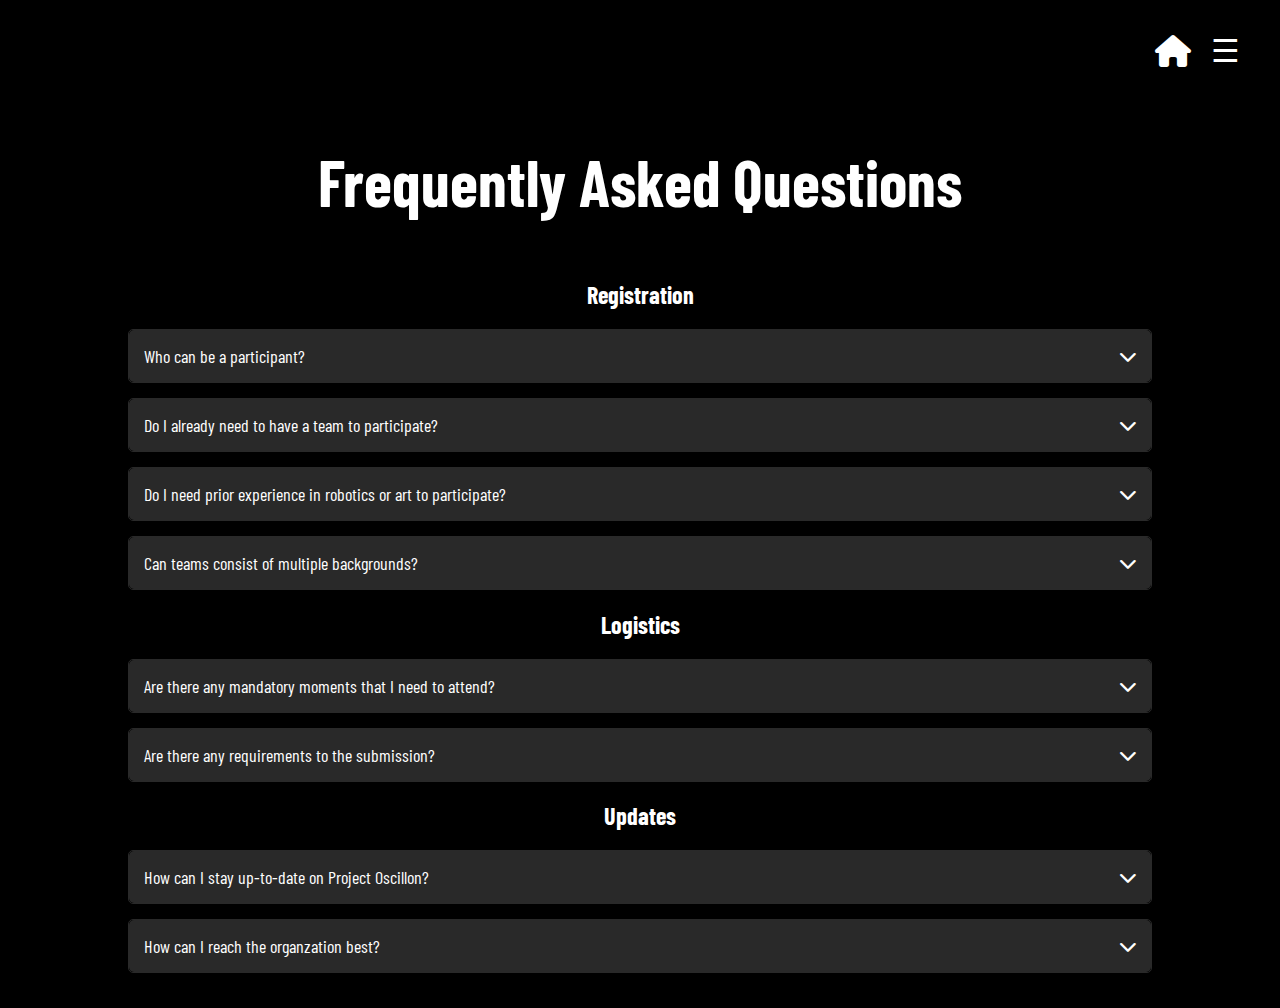
<file: faq.html>
<!DOCTYPE html>
<html lang="en">
<head>
    <meta charset="UTF-8">
    <meta name="viewport" content="width=device-width, initial-scale=1.0">
    <title>FAQ - Project Oscillon</title>
    <link rel="stylesheet" href="styles.css">
    <link rel="stylesheet" href="https://cdnjs.cloudflare.com/ajax/libs/font-awesome/6.0.0-beta3/css/all.min.css">
</head>
<body>
    <header>
        <div class="menu-container">
            <a href="index.html" class="home-icon">
                <i class="fas fa-home"></i>
            </a>
            <div class="hamburger-menu" id="hamburger-menu">
                ☰
            </div>
            <nav id="menu" class="menu">
                <ul>
                    <li><a href="about.html">About</a></li>
                    <li><a href="participants.html">For Participants</a></li>
                    <li><a href="mentors.html">For Mentors</a></li>
                    <li><a href="involved.html">Getting Involved</a></li>
                    <li><a href="inspiration.html">Inspiration</a></li>
                    <li><a href="faq.html">FAQ</a></li>
                </ul>
            </nav>
        </div>
    </header>
    <div class="container">
        <h1>Frequently Asked Questions</h1>

        <div class="faq-container">
            <h2>Registration</h2>
            <div class="faq-item">
                <div class="faq-question">
                    <span>Who can be a participant?</span>
                    <i class="fas fa-chevron-down"></i>
                </div>
                <div class="faq-answer">
                    <p>Project Oscillon is aimed at students with an interest in robotics, human-robot interaction, tech-art, and human connection. There are no specific requirements regarding the year of study, and non-students are also welcome to join teams.</p>
                </div>
            </div>
            <div class="faq-item">
                <div class="faq-question">
                    <span>Do I already need to have a team to participate?</span>
                    <i class="fas fa-chevron-down"></i>
                </div>
                <div class="faq-answer">
                    <p>No, you do not need to have a team to participate. You can register as an individual, and if possible, we will help create teams from solo applications.</p>
                </div>
            </div>
            <div class="faq-item">
                <div class="faq-question">
                    <span>Do I need prior experience in robotics or art to participate?</span>
                    <i class="fas fa-chevron-down"></i>
                </div>
                <div class="faq-answer">
                    <p>No prior experience in robotics or art is required to participate in Project Oscillon. We encourage individuals from all backgrounds to join, as we believe that diverse perspectives lead to the most innovative ideas. Whether you're a beginner or an expert, there’s a place for you in the project.</p>
                </div>
            </div>
            <div class="faq-item">
                <div class="faq-question">
                    <span>Can teams consist of multiple backgrounds?</span>
                    <i class="fas fa-chevron-down"></i>
                </div>
                <div class="faq-answer">
                    <p>Absolutely! We encourage teams to consist of members from diverse backgrounds. Teams that bring together different perspectives—whether from engineering, art, design, or social sciences—tend to create the most innovative and well-rounded projects. We do require every team to have at least one student of the MSc Robotics TU Delft.</p>
                </div>
            </div>
            
            <h2>Logistics</h2>
            <div class="faq-item">
                <div class="faq-question">
                    <span>Are there any mandatory moments that I need to attend?</span>
                    <i class="fas fa-chevron-down"></i>
                </div>
                <div class="faq-answer">
                    <p>Yes, there are a few mandatory moments throughout the project. For the big finale event we require all teams to be represented. For the workshops you can select the ones that are of interest to your and your project, these are non-mandatory. If you can not attend a mandatory moment for a good reason, please shoot us a private message so we can work on a solution. </p>
                </div>
            </div>
            <div class="faq-item">
                <div class="faq-question">
                    <span>Are there any requirements to the submission?</span>
                    <i class="fas fa-chevron-down"></i>
                </div>
                <div class="faq-answer">
                    <p>In principle the submission is open to whatever you and your team create within the theme of "Human Connection through Technology". Your creativity will have full freedom to flow and come up with unexpected answers. <br>However, we do expect there to be a technical component to the work. </p>
                </div>
            </div>

            
            <h2>Updates</h2>
            <div class="faq-item">
                <div class="faq-question">
                    <span>How can I stay up-to-date on Project Oscillon?</span>
                    <i class="fas fa-chevron-down"></i>
                </div>
                <div class="faq-answer">
                    <p>We have a Discord channel, which we will use as our main communication channel.</p>
                </div>
            </div>
            <div class="faq-item">
                <div class="faq-question">
                    <span>How can I reach the organzation best?</span>
                    <i class="fas fa-chevron-down"></i>
                </div>
                <div class="faq-answer">
                    <p>You can reach out to us via the Discord channel or send us an e-mail at: hello@projectoscillon.com</p>
                </div>
            </div>



        </div>
    </div>
    <script src="script.js" defer></script>
</body>
</html>
</file>
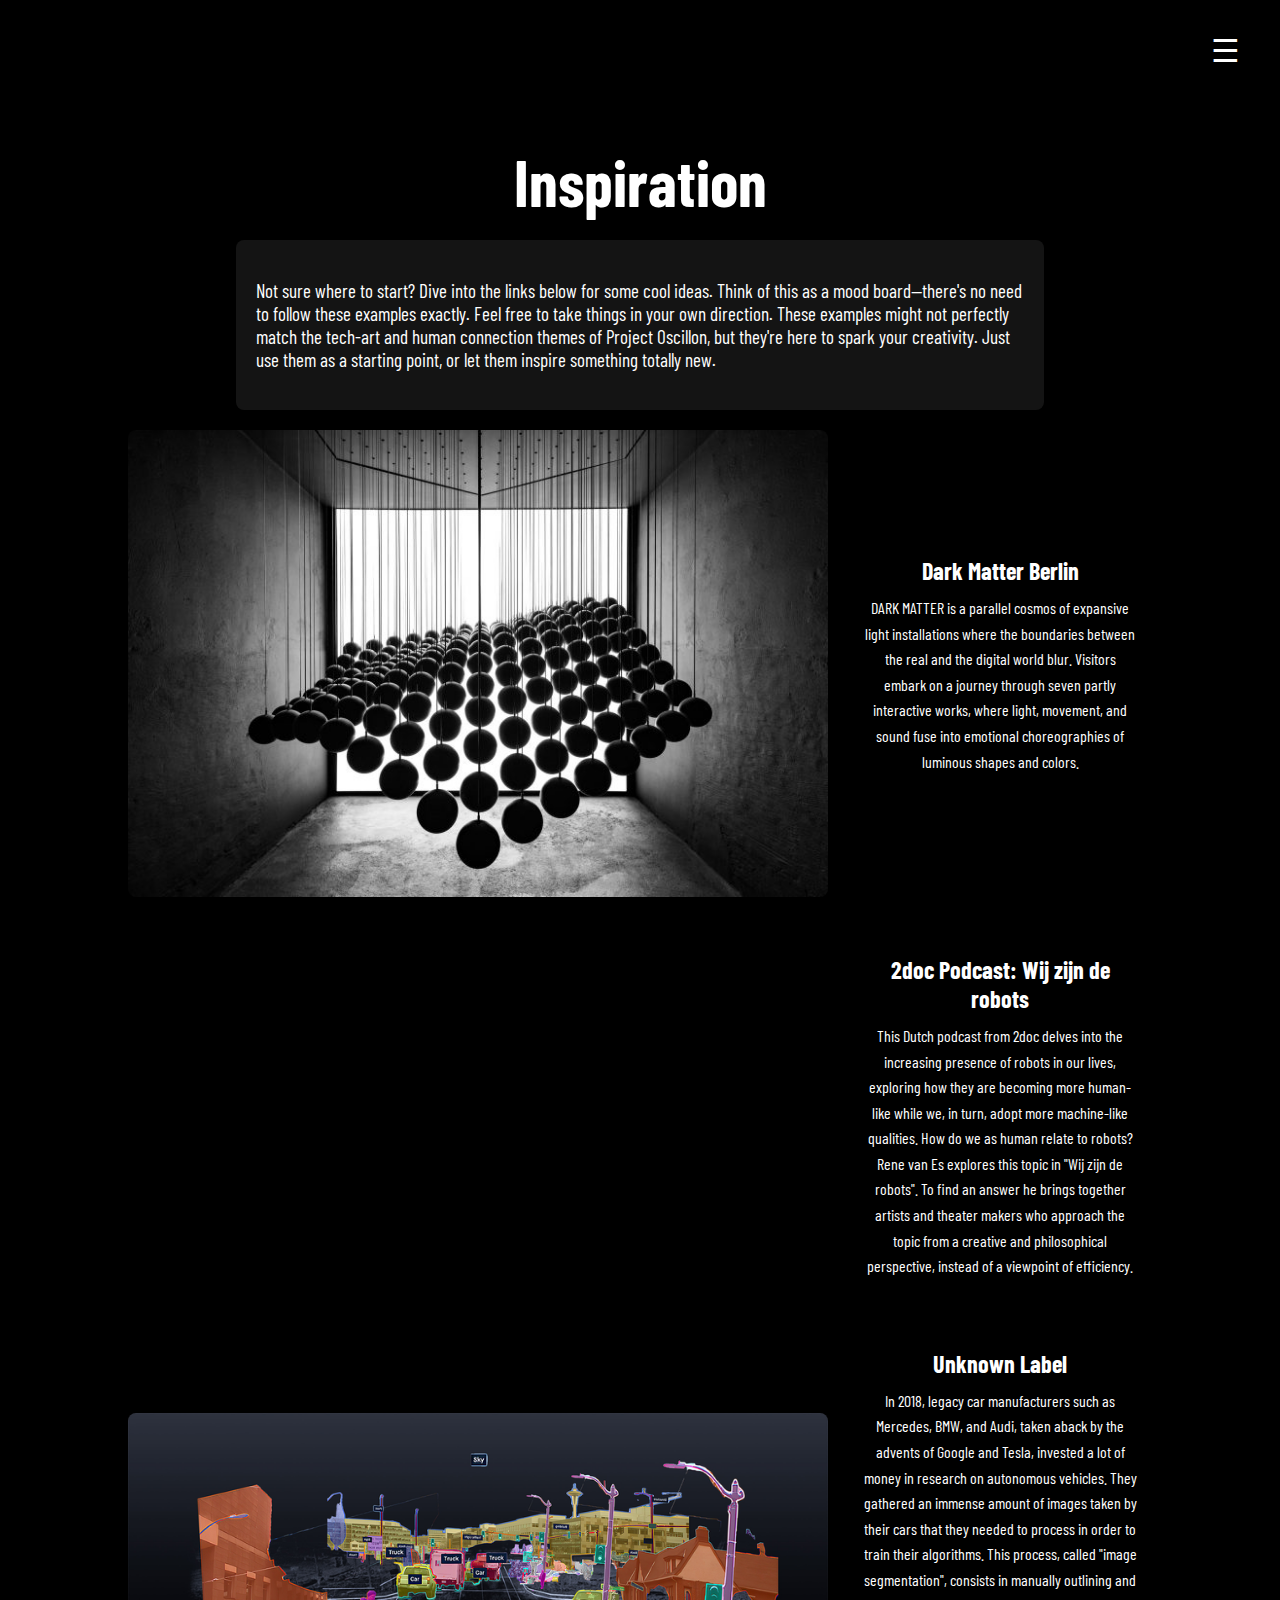
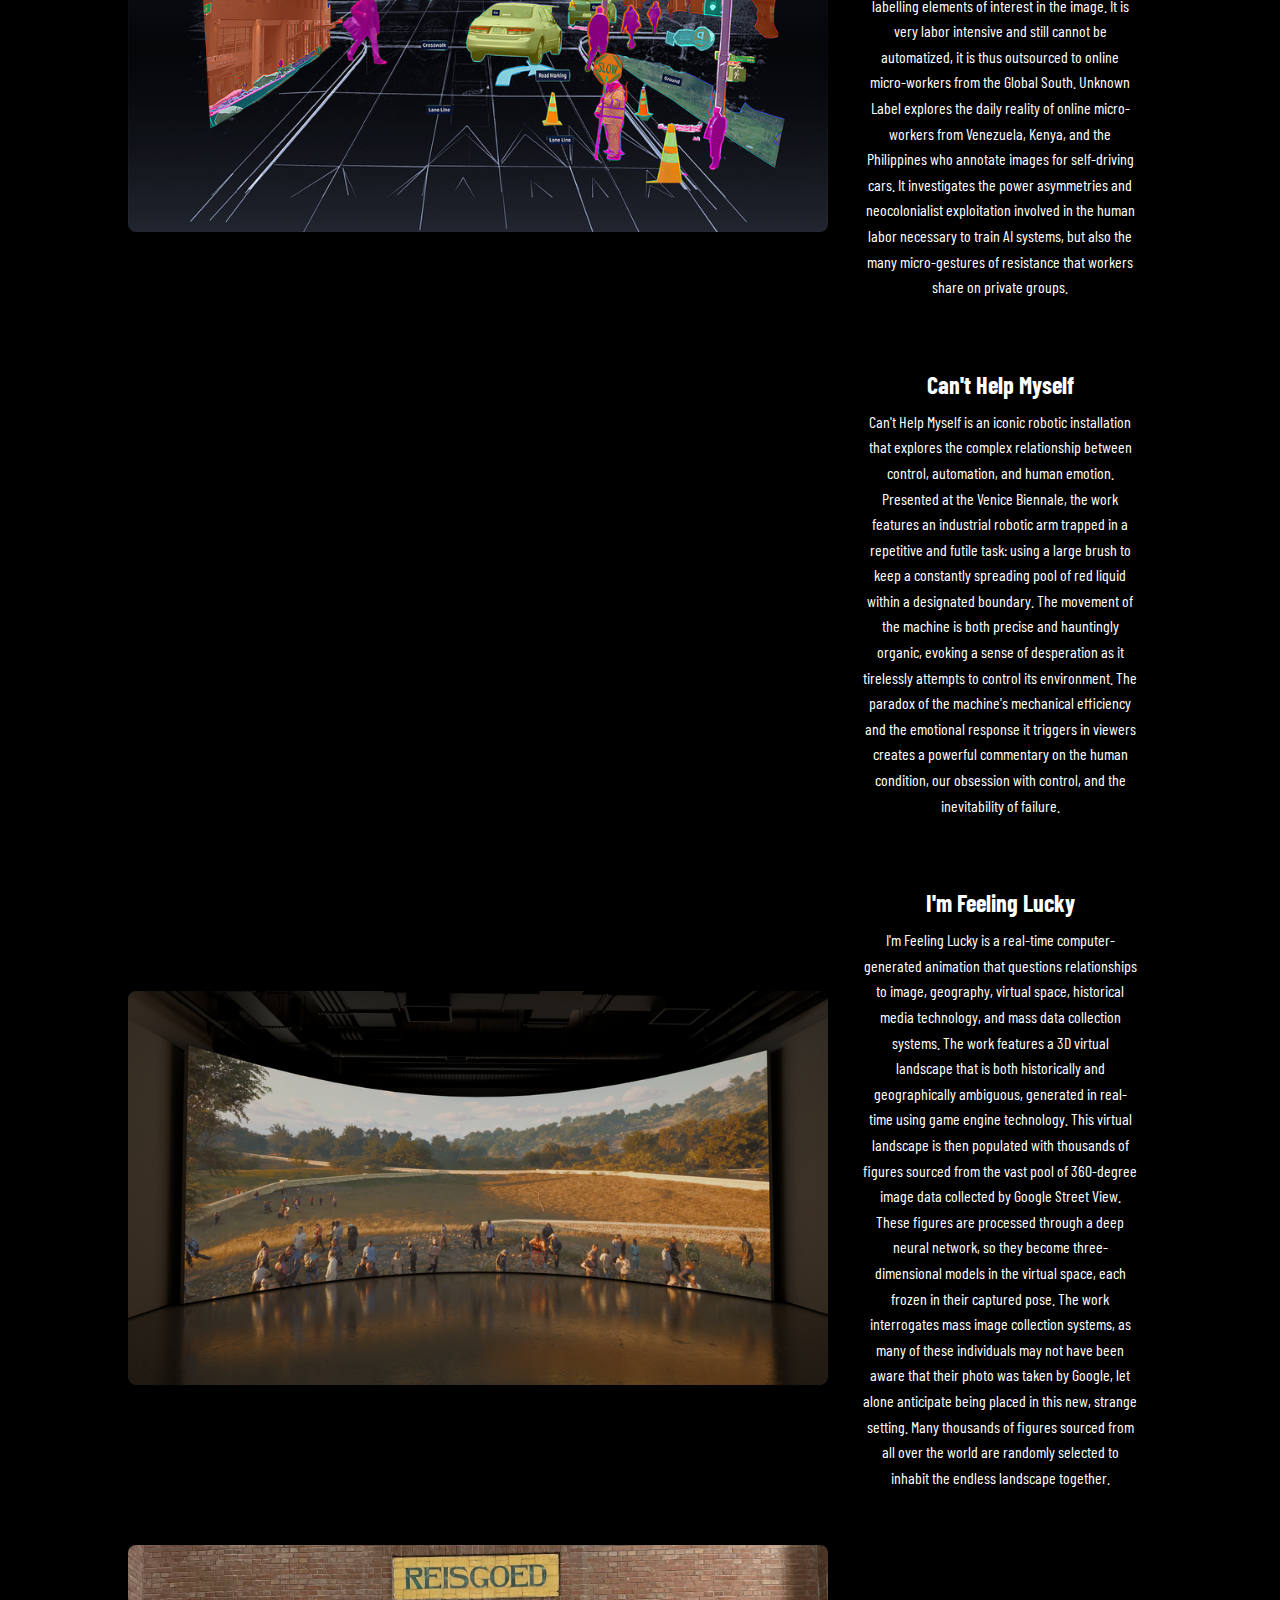
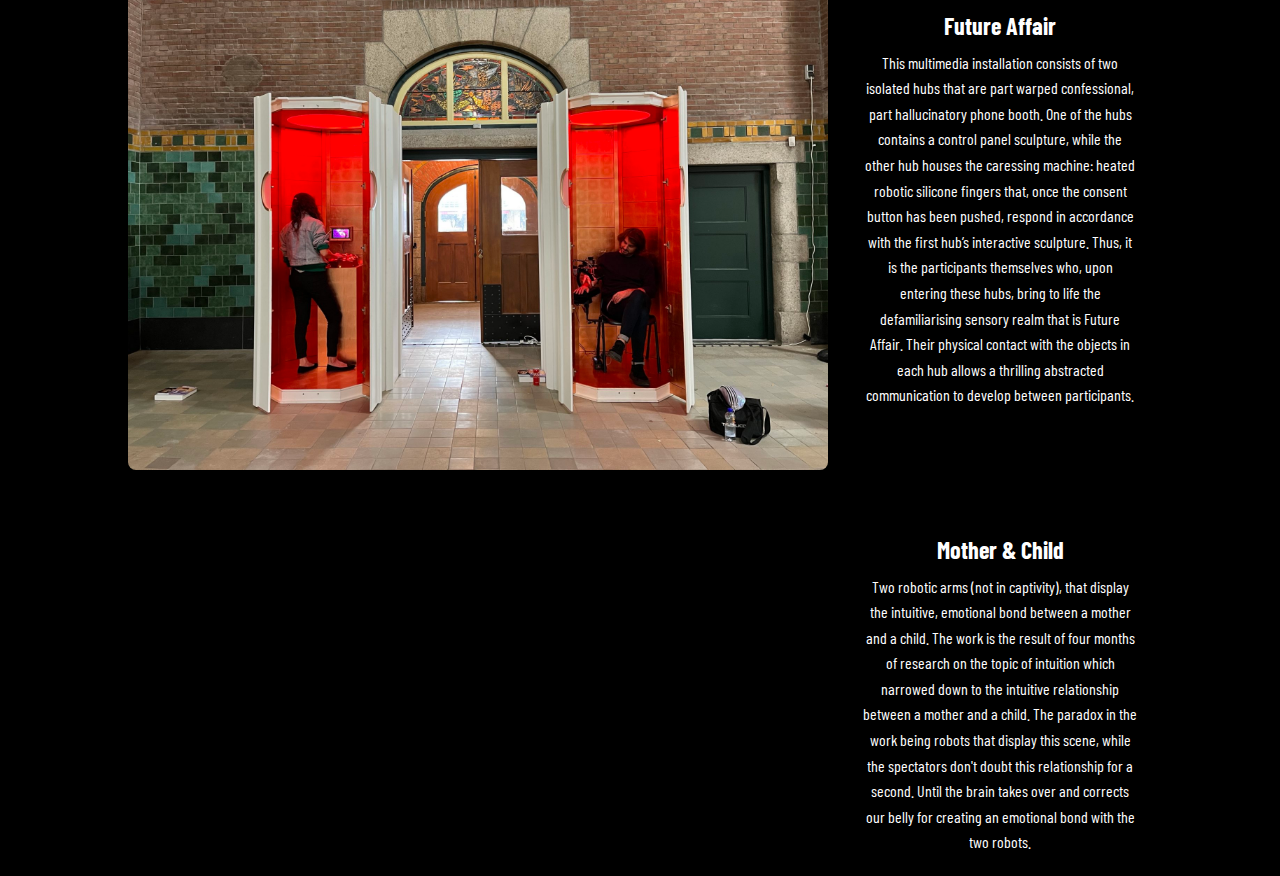
<file: inspiration.html>
<!DOCTYPE html>
<html lang="en">
<head>
    <meta charset="UTF-8">
    <meta name="viewport" content="width=device-width, initial-scale=1.0">
    <title>Inspiration - Project Oscillon</title>
    <link rel="stylesheet" href="styles.css">
</head>
<body>
    <header>
        <div class="menu-container">
            <a href="index.html" class="home-icon">
                <i class="fas fa-home"></i>
            </a>
            <div class="hamburger-menu" id="hamburger-menu">
                ☰
            </div>
            <nav id="menu" class="menu">
                <ul>
                    <li><a href="about.html">About</a></li>
                    <li><a href="participants.html">For Participants</a></li>
                    <li><a href="mentors.html">For Mentors</a></li>
                    <li><a href="involved.html">Getting Involved</a></li>
                    <li><a href="inspiration.html">Inspiration</a></li>
                    <li><a href="faq.html">FAQ</a></li>
                </ul>
            </nav>
        </div>
    </header>

    <div class="container">
        <h1>Inspiration</h1>
        <div class="intro-box">
            <p>Not sure where to start? Dive into the links below for some cool ideas. Think of this as a mood board—there's no need to follow these examples exactly. Feel free to take things in your own direction. These examples might not perfectly match the tech-art and human connection themes of Project Oscillon, but they're here to spark your creativity. Just use them as a starting point, or let them inspire something totally new.</p>
        </div>

        <div class="inspiration-board" id="inspiration-board">
            <!-- Existing inspiration items -->
            <div class="inspiration-item">
                <div class="inspiration-visual">
                    <a href="https://www.youtube.com/watch?v=1lWqEIPD7XE" target="_blank">
                        <img src="imgs/dark_matter.jpg" alt="Dark Matter Video Thumbnail">
                    </a>
                </div>
                <div class="inspiration-text">
                    <h2><a href="https://en.darkmatter.berlin/" target="_blank">Dark Matter Berlin</a></h2>
                    <p>DARK MATTER is a parallel cosmos of expansive light installations where the boundaries between the real and the digital world blur. Visitors embark on a journey through seven partly interactive works, where light, movement, and sound fuse into emotional choreographies of luminous shapes and colors.</p>
                </div>
            </div>

            <div class="inspiration-item">
                <div class="inspiration-visual">
                    <a href="https://calls.ars.electronica.art/2024/prix/winners/13724/" target="_blank">
                        <img src="imgs/unknown_label.png" alt="Unknown Label Video Thumbnail">
                    </a>
                </div>
                <div class="inspiration-text">
                    <h2><a href="https://calls.ars.electronica.art/2024/prix/winners/13724/" target="_blank">Unknown Label</a></h2>
                    <p>In 2018, legacy car manufacturers such as Mercedes, BMW, and Audi, taken aback by the advents of Google and Tesla, invested a lot of money in research on autonomous vehicles. They gathered an immense amount of images taken by their cars that they needed to process in order to train their algorithms. This process, called "image segmentation", consists in manually outlining and labelling elements of interest in the image. It is very labor intensive and still cannot be automatized, it is thus outsourced to online micro-workers from the Global South. Unknown Label explores the daily reality of online micro-workers from Venezuela, Kenya, and the Philippines who annotate images for self-driving cars. It investigates the power asymmetries and neocolonialist exploitation involved in the human labor necessary to train AI systems, but also the many micro-gestures of resistance that workers share on private groups. </p>
                </div>
            </div>

            <div class="inspiration-item">
                <div class="inspiration-visual">
                    <a href="https://calls.ars.electronica.art/2024/prix/winners/11481/" target="_blank">
                        <img src="imgs/im_feeling_lucky.png" alt="I'm Feeling Lucky Video Thumbnail">
                    </a>
                </div>
                <div class="inspiration-text">
                    <h2><a href="https://calls.ars.electronica.art/2024/prix/winners/11481/" target="_blank">I'm Feeling Lucky</a></h2>
                    <p>I'm Feeling Lucky is a real-time computer-generated animation that questions relationships to image, geography, virtual space, historical media technology, and mass data collection systems. The work features a 3D virtual landscape that is both historically and geographically ambiguous, generated in real-time using game engine technology. This virtual landscape is then populated with thousands of figures sourced from the vast pool of 360-degree image data collected by Google Street View. These figures are processed through a deep neural network, so they become three-dimensional models in the virtual space, each frozen in their captured pose. The work interrogates mass image collection systems, as many of these individuals may not have been aware that their photo was taken by Google, let alone anticipate being placed in this new, strange setting. Many thousands of figures sourced from all over the world are randomly selected to inhabit the endless landscape together. </p>
                </div>
            </div>

            <!-- New inspiration items -->
            <div class="inspiration-item">
                <div class="inspiration-visual">
                    <a href="https://lauraadima.com/projects/future-affair-v-2/" target="_blank">
                        <img src="imgs/future_affair.jpg" alt="Future Affair Thumbnail">
                    </a>
                </div>
                <div class="inspiration-text">
                    <h2><a href="https://lauraadima.com/projects/future-affair-v-2/" target="_blank">Future Affair</a></h2>
                    <p>This multimedia installation consists of two isolated hubs that are part warped confessional, part hallucinatory phone booth. One of the hubs contains a control panel sculpture, while the other hub houses the caressing machine: heated robotic silicone fingers that, once the consent button has been pushed, respond in accordance with the first hub’s interactive sculpture. Thus, it is the participants themselves who, upon entering these hubs, bring to life the defamiliarising sensory realm that is Future Affair. Their physical contact with the objects in each hub allows a thrilling abstracted communication to develop between participants. </p>
                </div>
            </div>

            <div class="inspiration-item">
                <div class="inspiration-visual">
                    <iframe title="vimeo-player" src="https://player.vimeo.com/video/809802326?h=8eaee2e3bb" width="640" height="360" frameborder="0" allowfullscreen></iframe>
                </div>
                <div class="inspiration-text">
                    <h2><a href="https://www.bramellens.com/mother-and-child-2022/" target="_blank">Mother & Child</a></h2>
                    <p>Two robotic arms (not in captivity), that display the intuitive, emotional bond between a mother and a child. The work is the result of four months of research on the topic of intuition which narrowed down to the intuitive relationship between a mother and a child. The paradox in the work being robots that display this scene, while the spectators don't doubt this relationship for a second. Until the brain takes over and corrects our belly for creating an emotional bond with the two robots.</p>
                </div>
            </div>

            <!-- <div class="inspiration-item">
                <div class="inspiration-visual">
                    <a href="https://www.bramellens.com/" target="_blank">
                        <img src="imgs/recycled_robot.jpg" alt="The Recycled Robot Thumbnail">
                    </a>
                </div>
                <div class="inspiration-text">
                    <h2><a href="https://www.bramellens.com/" target="_blank">The Recycled Robot</a></h2>
                    <p>The Recycled Robot is a theater production launching in 2025 based on a short story by Tonke Dragt ( Robot van de Rommelmarkt). Robot artist Bram Ellens has acquired the international theater rights and will stage a unique project together with the Concertgebouw. The story (from 1971) takes place in the future. Every child is dependent on their own robot. Learning is a thing of the past, after all, that's what your robot does. But then one day the robot of the main character Edu breaks down. The only solution is an old-fashioned robot from the flea market offered by a somewhat eccentric figure. There's just one problem; Edu still has to teach the robot everything (except reciting poems because that is the only thing this robot can do). Because of this situation, Edu learns to appreciate 'learning' again and, against his better judgement, he starts to build a bond with the robot. </p>
                </div>
            </div> -->

            <div class="inspiration-item">
                <div class="inspiration-visual">
                    <iframe src="https://open.spotify.com/embed/episode/6bErN8yIMuy4erJkMY5eQo?utm_source=generator" width="100%" height="152" frameBorder="0" allowfullscreen="" allow="autoplay; clipboard-write; encrypted-media; fullscreen; picture-in-picture"></iframe>
                </div>
                <div class="inspiration-text">
                    <h2><a href="https://www.2doc.nl/docs/2024/193-wij-zijn-de-robots.html" target="_blank">2doc Podcast: Wij zijn de robots</a></h2>
                    <p>This Dutch podcast from 2doc delves into the increasing presence of robots in our lives, exploring how they are becoming more human-like while we, in turn, adopt more machine-like qualities. How do we as human relate to robots? Rene van Es explores this topic in "Wij zijn de robots". To find an answer he brings together artists and theater makers who approach the topic from a creative and philosophical perspective, instead of a viewpoint of efficiency.</p>
                </div>
            </div>

            <div class="inspiration-item">
                <div class="inspiration-visual">
                    <iframe title="youtube-player" src="https://www.youtube.com/embed/ZS4Bpr2BgnE" width="640" height="360" frameborder="0" allowfullscreen></iframe>
                </div>
                <div class="inspiration-text">
                    <h2><a href="https://www.guggenheim.org/artwork/34812" target="_blank">Can't Help Myself</a></h2>
                    <p>Can't Help Myself is an iconic robotic installation that explores the complex relationship between control, automation, and human emotion. Presented at the Venice Biennale, the work features an industrial robotic arm trapped in a repetitive and futile task: using a large brush to keep a constantly spreading pool of red liquid within a designated boundary. The movement of the machine is both precise and hauntingly organic, evoking a sense of desperation as it tirelessly attempts to control its environment. The paradox of the machine's mechanical efficiency and the emotional response it triggers in viewers creates a powerful commentary on the human condition, our obsession with control, and the inevitability of failure.</p>
                </div>
            </div>

        </div>
    </div>
    
    <script src="script.js"></script>
</body>
</html>
</file>
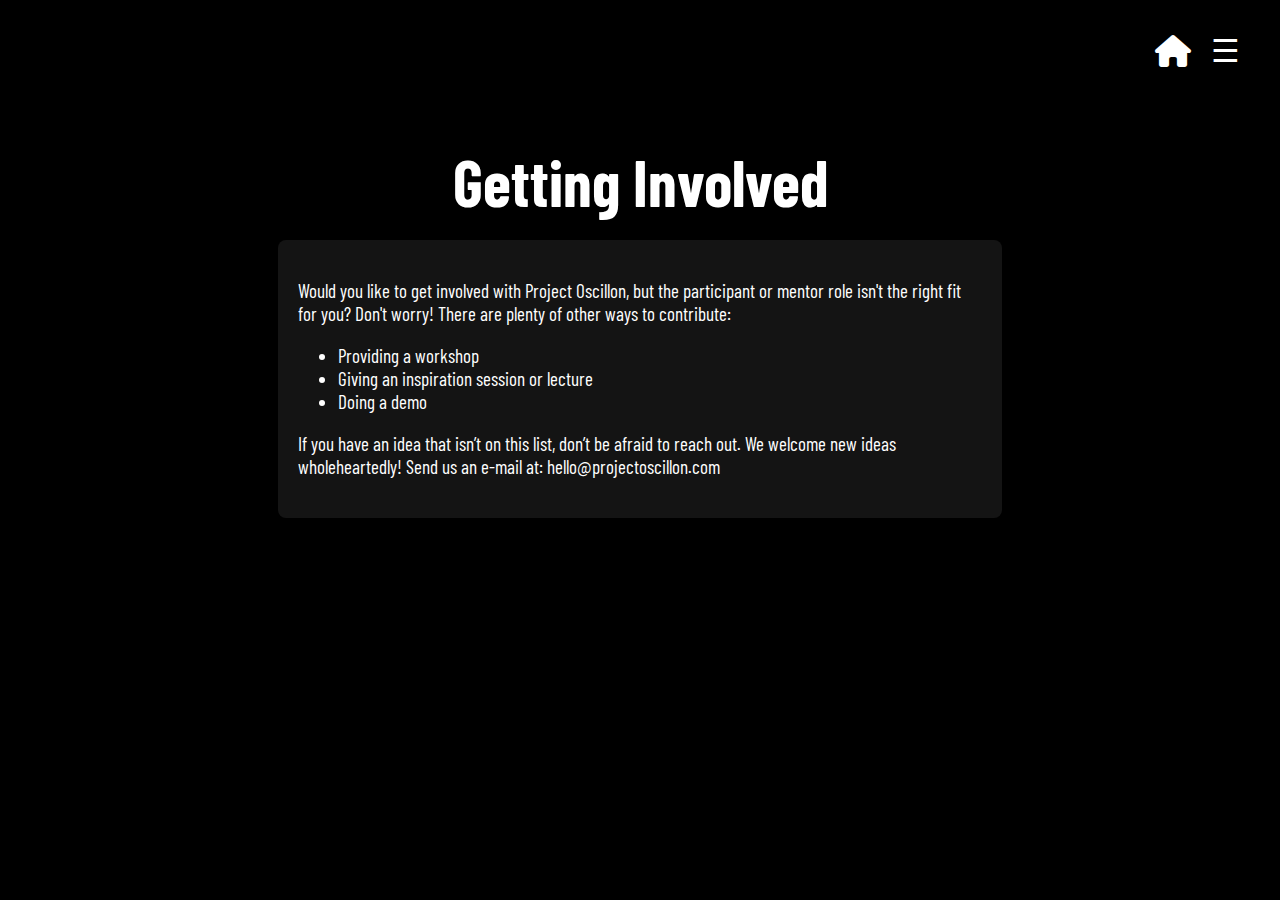
<file: involved.html>
<!DOCTYPE html>
<html lang="en">
<head>
    <meta charset="UTF-8">
    <meta name="viewport" content="width=device-width, initial-scale=1.0">
    <title>Getting Involved - Project Oscillon</title>
    <link rel="stylesheet" href="styles.css">
    <link rel="stylesheet" href="https://cdnjs.cloudflare.com/ajax/libs/font-awesome/6.0.0-beta3/css/all.min.css">
    <script src="script.js" defer></script>
</head>
<body>
    <header>
        <div class="menu-container">
            <a href="index.html" class="home-icon">
                <i class="fas fa-home"></i>
            </a>
            <div class="hamburger-menu" id="hamburger-menu">
                ☰
            </div>
            <nav id="menu" class="menu">
                <ul>
                    <li><a href="about.html">About</a></li>
                    <li><a href="participants.html">For Participants</a></li>
                    <li><a href="mentors.html">For Mentors</a></li>
                    <li><a href="involved.html">Getting Involved</a></li>
                    <li><a href="inspiration.html">Inspiration</a></li>
                    <li><a href="faq.html">FAQ</a></li>
                </ul>
            </nav>
        </div>
    </header>
    <div class="container">
        <h1>Getting Involved</h1>
        <div class="intro-box">
            <p>
                Would you like to get involved with Project Oscillon, but the participant or mentor role isn't the right fit for you? Don't worry! There are plenty of other ways to contribute:
            </p>
            <ul>
                <li>Providing a workshop</li>
                <li>Giving an inspiration session or lecture</li>
                <li>Doing a demo</li>
            </ul>
            <p>
                If you have an idea that isn’t on this list, don’t be afraid to reach out. We welcome new ideas wholeheartedly! Send us an e-mail at: hello@projectoscillon.com 
            </p>
        </div>
    </div>
</body>
</html>
</file>
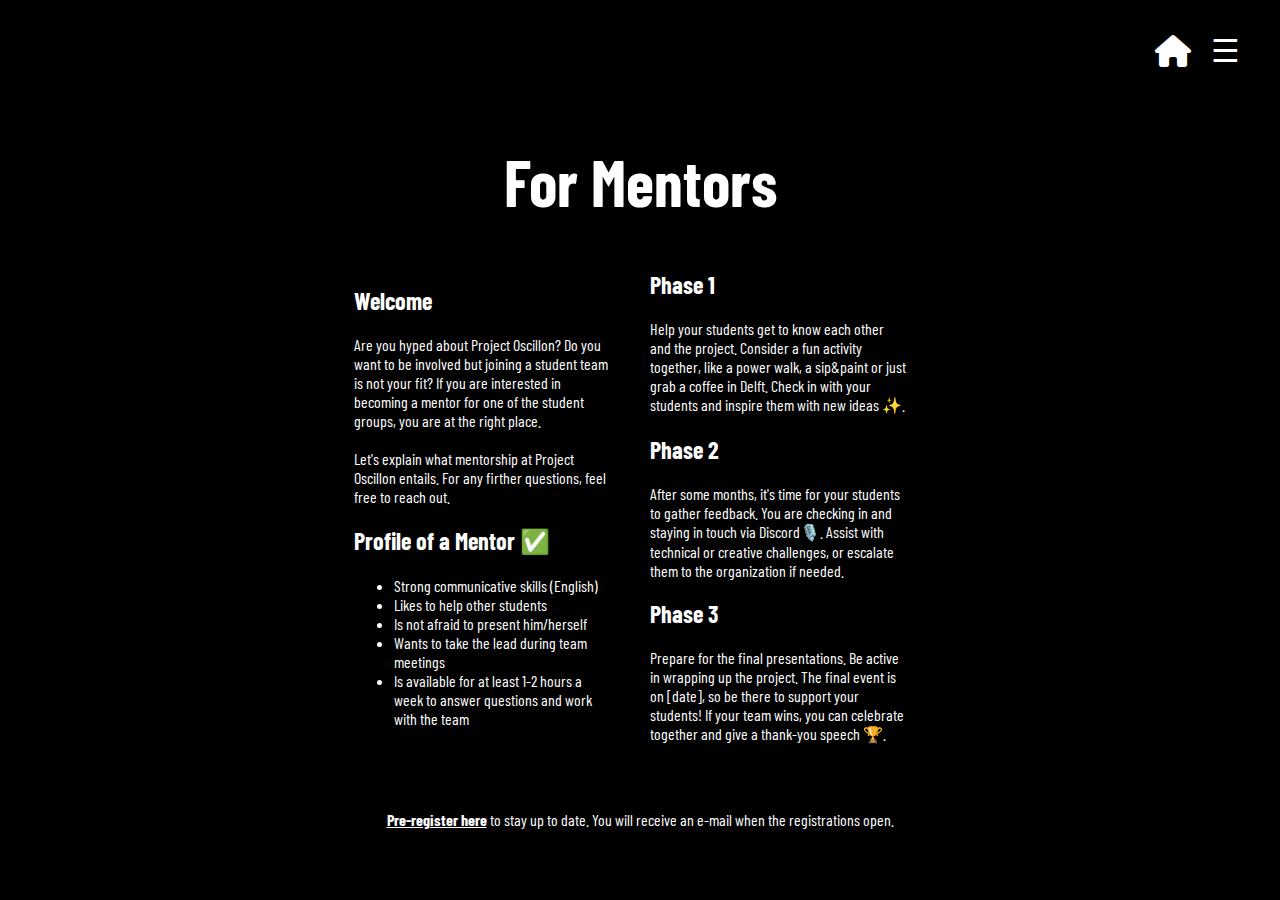
<file: mentors.html>
<!DOCTYPE html>
<html lang="en">
<head>
    <meta charset="UTF-8">
    <meta name="viewport" content="width=device-width, initial-scale=1.0">
    <title>For Mentors - Project Oscillon</title>
    <link rel="stylesheet" href="styles.css">
    <link rel="stylesheet" href="https://cdnjs.cloudflare.com/ajax/libs/font-awesome/6.0.0-beta3/css/all.min.css">
    <script src="script.js" defer></script>
</head>
<body>
    <header>
        <div class="menu-container">
            <a href="index.html" class="home-icon">
                <i class="fas fa-home"></i>
            </a>
            <div class="hamburger-menu" id="hamburger-menu">
                ☰
            </div>
            <nav id="menu" class="menu">
                <ul>
                    <li><a href="about.html">About</a></li>
                    <li><a href="participants.html">For Participants</a></li>
                    <li><a href="mentors.html">For Mentors</a></li>
                    <li><a href="involved.html">Getting Involved</a></li>
                    <li><a href="inspiration.html">Inspiration</a></li>
                    <li><a href="faq.html">FAQ</a></li>
                </ul>
            </nav>
        </div>
    </header>
    <div class="container">
        <h1>For Mentors</h1>

        <!-- Horizontal Line
        <hr class="section-divider"> -->

        <section class="about-section">
            <div class="about-content">
                <div class="about-text">
                    <h2>Welcome </h2>
                    <p>
                        Are you hyped about Project Oscillon? Do you want to be involved but joining a student team is not your fit?
                        If you are interested in becoming a mentor for one of the student groups, you are at the right place. 
                        <br><br>
                        Let's explain what mentorship at Project Oscillon entails. For any firther questions, feel free to reach out.</p>

                    <h2>Profile of a Mentor ✅</h2>
                    <ul>
                        <li>Strong communicative skills (English)</li>
                        <li>Likes to help other students</li>
                        <li>Is not afraid to present him/herself</li>
                        <li>Wants to take the lead during team meetings</li>
                        <li>Is available for at least 1-2 hours a week to answer questions and work with the team</li>
                    </ul>
                </div>
                <div class="about-text">
                    <h2>Phase 1</h2>
                    <p>Help your students get to know each other and the project. Consider a fun activity together, like a power walk, a sip&paint or just grab a coffee in Delft. Check in with your students and inspire them with new ideas ✨.</p>

                    <h2>Phase 2</h2>
                    <p>After some months, it's time for your students to gather feedback. You are checking in and staying in touch via Discord🎙️. Assist with technical or creative challenges, or escalate them to the organization if needed.</p>

                    <h2>Phase 3</h2>
                    <p>Prepare for the final presentations. Be active in wrapping up the project. The final event is on [date], so be there to support your students! If your team wins, you can celebrate together and give a thank-you speech 🏆.</p>
                </div>
            </div>
        </section>

        <h2></h2>
        
        <p><strong><a href="https://forms.gle/zrwx8biguJgWzPAh6" style="color: white;">Pre-register here</a></strong> to stay up to date. You will receive an e-mail when the registrations open.</p>
    </div>
</body>
</html>
</file>
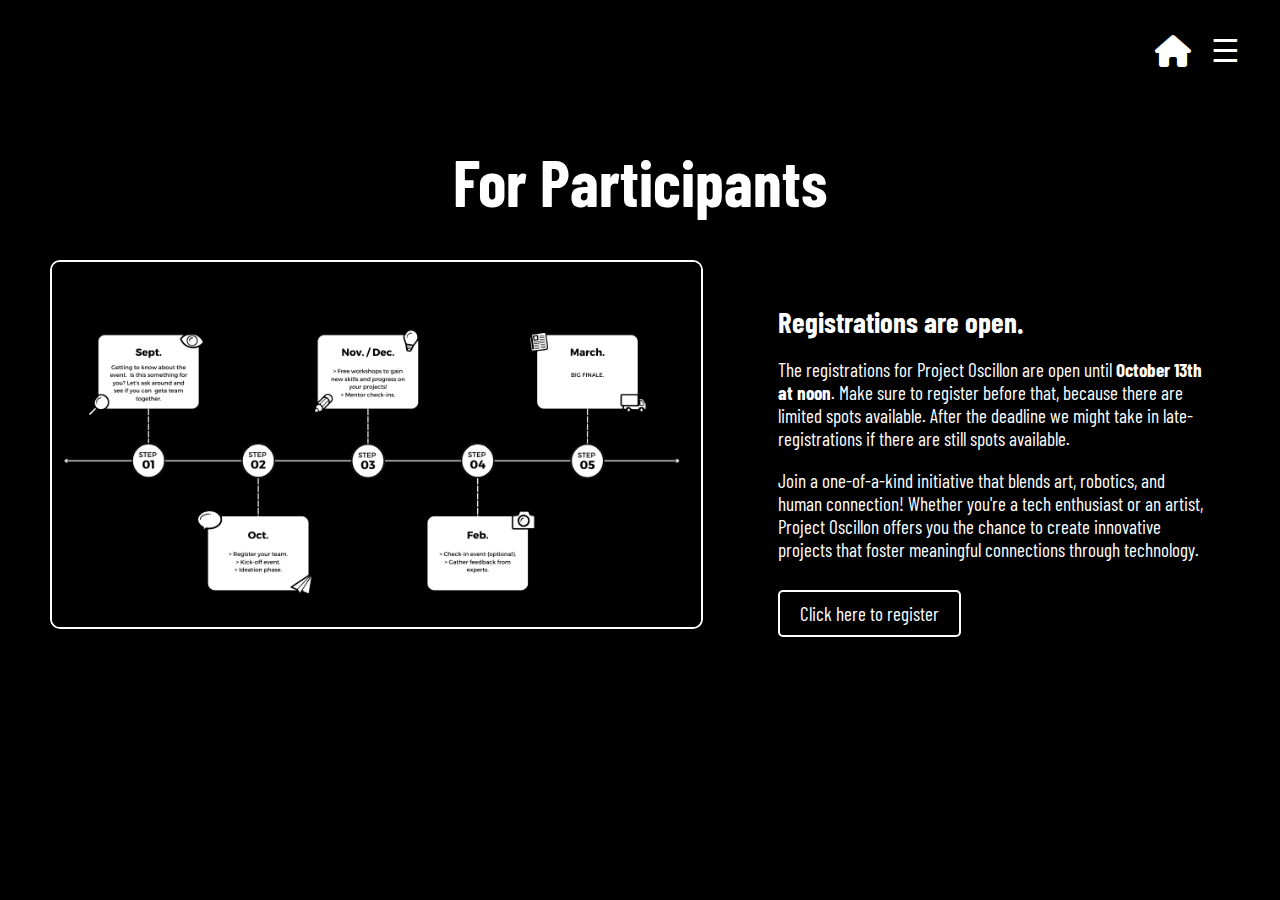
<file: participants.html>
<!DOCTYPE html>
<html lang="en">
<head>
    <meta charset="UTF-8">
    <meta name="viewport" content="width=device-width, initial-scale=1.0">
    <title>For Participants - Project Oscillon</title>
    <link rel="stylesheet" href="styles.css">
    <link rel="stylesheet" href="https://cdnjs.cloudflare.com/ajax/libs/font-awesome/6.0.0-beta3/css/all.min.css">
    <script src="script.js" defer></script>
</head>
<body>
    <header>
        <div class="menu-container">
            <a href="index.html" class="home-icon">
                <i class="fas fa-home"></i>
            </a>
            <div class="hamburger-menu" id="hamburger-menu">
                ☰
            </div>
            <nav id="menu" class="menu">
                <ul>
                    <li><a href="about.html">About</a></li>
                    <li><a href="participants.html">For Participants</a></li>
                    <li><a href="mentors.html">For Mentors</a></li>
                    <li><a href="involved.html">Getting Involved</a></li>
                    <li><a href="inspiration.html">Inspiration</a></li>
                    <li><a href="faq.html">FAQ</a></li>
                </ul>
            </nav>
        </div>
    </header>
    <div class="container">
        <h1>For Participants</h1>
    
        <div class="participants-content">
            <img src="imgs/participant_timeline.png" alt="Participant Timeline" class="participants-image">
    
            <div class="participants-right-content">
                <div class="participants-interest-form">
                    <h2>Registrations are open.</h2>
                    <p>The registrations for Project Oscillon are open until <b>October 13th at noon</b>. Make sure to register before that, because there are limited spots available. After the deadline we might take in late-registrations if there are still spots available. </p>
                    <p>Join a one-of-a-kind initiative that blends art, robotics, and human connection! Whether you're a tech enthusiast or an artist, Project Oscillon offers you the chance to create innovative projects that foster meaningful connections through technology.</p>
                    <br>
                    <a href="https://forms.gle/HA2ZToYMq5MUQuK67" target="_blank" class="participants-form-link">Click here to register</a>
                    <br>
                </div>                
            </div>
        </div>
    </div>
    
    
</body>
</html>
</file>
<file: styles.css>
/* FONTS */
@font-face {
    font-family: 'Barlow Condensed';
    src: url('fonts/Barlow_Condensed/BarlowCondensed-Regular.ttf') format('truetype');
    font-weight: normal;
    font-style: normal;
}

@font-face {
    font-family: 'Barlow Condensed';
    src: url('fonts/Barlow_Condensed/BarlowCondensed-Bold.ttf') format('truetype');
    font-weight: bold;
    font-style: normal;
}

@font-face {
    font-family: 'Barlow Condensed';
    src: url('fonts/Barlow_Condensed/BarlowCondensed-Italic.ttf') format('truetype');
    font-weight: normal;
    font-style: italic;
}

@font-face {
    font-family: 'Barlow Condensed';
    src: url('fonts/Barlow_Condensed/BarlowCondensed-BoldItalic.ttf') format('truetype');
    font-weight: bold;
    font-style: italic;
}

@font-face {
    font-family: 'Barlow Condensed';
    src: url('fonts/Barlow_Condensed/BarlowCondensed-Black.ttf') format('truetype');
    font-weight: 900;
    font-style: normal;
}

@font-face {
    font-family: 'Barlow Condensed';
    src: url('fonts/Barlow_Condensed/BarlowCondensed-BlackItalic.ttf') format('truetype');
    font-weight: 900;
    font-style: italic;
}

@font-face {
    font-family: 'Barlow Condensed';
    src: url('fonts/Barlow_Condensed/BarlowCondensed-Light.ttf') format('truetype');
    font-weight: 300;
    font-style: normal;
}

@font-face {
    font-family: 'Barlow Condensed';
    src: url('fonts/Barlow_Condensed/BarlowCondensed-LightItalic.ttf') format('truetype');
    font-weight: 300;
    font-style: italic;
}

/* MAIN STUFF */

body {
    margin: 0;
    padding: 0;
    height: 100vh;
    display: flex;
    flex-direction: column;
    align-items: center;
    background-color: black; /* Sets the background color to black */
    color: white; /* Sets the text color to white */
    font-family: 'Barlow Condensed', sans-serif;
}

.container {
    text-align: center;
    flex: 1;
}

h1 {
    font-size: 4em; /* Adjust the font size as needed */
    margin-bottom: 20px;
    font-family: 'Barlow Condensed', sans-serif;
    font-weight: bold;
}

/* HEADER STYLES */

header {
    width: 100%;
    padding: 30px 40px; /* Adjust padding for more space from the top and right */
    display: flex;
    justify-content: flex-end;
    align-items: center;
}

.menu-container {
    display: flex;
    align-items: center; /* Ensures both icons are aligned vertically */
    margin-right: 40px;
}

.home-icon {
    color: white;
    font-size: 2em;
    text-decoration: none;
    margin-right: 20px; /* Space between the home icon and the hamburger menu */
}

.hamburger-menu {
    font-size: 2em;
    cursor: pointer;
    user-select: none;
}

.menu {
    display: none; /* Hidden by default */
    position: absolute;
    top: 70px; /* Adjust this value to position the dropdown correctly below the header */
    right: 40px; /* Align with the right padding */
    background-color: black;
    border: 1px solid white;
    padding: 10px;
    z-index: 1;
    width: 200px; /* Width of the dropdown menu */
}

.menu ul {
    list-style-type: none;
    margin: 0;
    padding: 0;
}

.menu ul li {
    margin: 10px 0;
}

.menu ul li a {
    color: white;
    text-decoration: none;
    font-size: 1.2em;
}

.menu ul li a:hover {
    text-decoration: underline;
}


/* HOME SECTION */

.event-image {
    max-height: 50%;
    height: auto;
    border: 2px solid white;
    border-radius: 10px;
    margin-top: 20px;
}

/* ABOUT SECTION */

.about-section {
    display: flex;
    align-items: center;
    justify-content: center;
    margin-bottom: 40px;
}

.about-content {
    display: flex;
    width: 100%;
    justify-content: center;
    align-items: center;
}

.about-text {
    flex: 0 1 20%; /* Set the max width of the text to 20% of the container */
    padding: 10px; /* Reduce padding to bring the text and image closer */
    text-align: left; /* Left-align the text */
    margin-right: 20px; /* Space between text and image */
}

.about-image {
    flex: 0 1 20%; /* Allow the image to take up more space if needed */
    padding: 10px; /* Reduce padding to bring the text and image closer */
    /* text-align: center; */
}

.about-image img {
    max-width: 100%;
    max-height: 50%;
    height: auto;
    /* border-radius: 10px; */
    /* border: 2px solid white; */
}

.left {
    order: 1;
}

.right {
    order: 2;
}

.section-divider {
    border: none;
    height: 2px;
    background-color: white;
    margin: 40px 0;
}

@media (max-width: 768px) {
    .about-content {
        flex-direction: column;
    }
    /* .left, .right {
        order: unset;
    } */
    .about-text, .about-image {
        flex: 1 1 100%;
        max-width: 100%; /* Full width on smaller screens */
        margin: 0; /* Remove margin to align everything vertically */
        text-align: center; /* Center-align text on smaller screens */
    }
}

/* Organizers Section Image Styling */
.organizer-image img {
    width: 150px; /* Controls the image size */
    height: auto; /* Keeps the aspect ratio intact */
    border-radius: 50%; /* Optional: makes images circular */
    margin: 10px; /* Adds some space around the image */
}

.organizer {
    display: flex;
    flex-direction: column; /* Stack image and text vertically */
    align-items: center; /* Center the items */
    margin-bottom: 40px; /* Adds space between bios */
    width: 20%; /* Optional: Constrain width for better readability */
    margin: 0 auto; /* Center the content horizontally */
}

.organizer-text {
    text-align: middle; /* Align text to the left */
    margin-top: 20px; /* Adds space between image and text */
    width: 100%; /* Takes up full width */
}

@media (max-width: 768px) {
    .about-content {
        flex-direction: column;
    }
    /* .left, .right {
        order: unset;
    } */
    .organizer-text, .organizer-image {
        flex: 1 1 100%;
        max-width: 100%; /* Full width on smaller screens */
        margin: 0; /* Remove margin to align everything vertically */
        text-align: center; /* Center-align text on smaller screens */
    }
}

/* Styling for the Involved Artists and Scientists Section */
.involved {
    display: flex;
    flex-direction: column; /* Stack image and text vertically */
    align-items: center; /* Center the items */
    margin-bottom: 40px; /* Adds space between bios */
    width: 20%; /* Optional: Constrain width for better readability */
    margin: 0 auto; /* Center the content horizontally */
}

.involved-text {
    text-align: middle; /* Align text to the left */
    margin-top: 20px; /* Adds space between image and text */
    width: 100%; /* Takes up full width */
}

.involved-image img {
    width: 200px; /* Controls the image size */
    max-width: 100%;
    height: auto; /* Keeps the aspect ratio intact */
    border-radius: 50%; /* Optional: makes images circular */
    margin: 10px; /* Adds some space around the image */
}

@media (max-width: 768px) {
    .about-content {
        flex-direction: column;
    }
    /* .left, .right {
        order: unset;
    } */
    .involved-text, .involved-image {
        flex: 1 1 100%;
        max-width: 100%; /* Full width on smaller screens */
        margin: 0; /* Remove margin to align everything vertically */
        text-align: center; /* Center-align text on smaller screens */
    }
}

/* PARTICIPANT SECTION */

.participants-content {
    display: flex;
    justify-content: space-between;
    align-items: flex-start;
    margin-top: 40px;
    padding: 0 50px; /* Adds padding to the left and right */
}

.participants-image {
    flex: 0 1 55%; /* Flexibly allows the image to take up 55% of the container's width */
    max-width: 55%; /* Maximum width of the image */
    height: auto;
    border-radius: 10px;
    border: 2px solid white;
}

.participants-right-content {
    flex: 0 1 40%; /* Flexibly allows the right content to take up 40% of the container's width */
    max-width: 40%; /* Maximum width of the right content */
    margin-left: 20px;
    text-align: left;
    display: flex;
    flex-direction: column;
    justify-content: flex-start;
}

.participants-interest-form {
    padding: 20px;
    border-radius: 10px;
    color: white;
    margin-bottom: 20px;
}

.participants-interest-form h2 {
    margin-bottom: 10px;
    font-size: 1.8em;
}

.participants-interest-form p {
    margin-bottom: 10px;
    font-size: 1.2em;
}

.participants-form-link {
    display: inline-block;
    padding: 10px 20px;
    background-color: #000000;
    color: white;
    text-decoration: none;
    border-radius: 5px;
    border: 2px solid white;
    font-size: 1.2em;
}

.participants-form-link:hover {
    background-color: #2e2e2e;
}

.participants-coming-soon-text {
    font-size: 1.5em;
    color: white;
    margin-top: 20px;
}

/* Responsive adjustments specific to Participants page */
@media (max-width: 768px) {
    .participants-content {
        flex-direction: column;
        align-items: center;
        padding: 0; /* Remove side padding on small screens */
    }
    .participants-image {
        max-width: 100%;
        margin-bottom: 20px;
    }
    .participants-right-content {
        max-width: 100%;
        text-align: center;
        margin-left: 0;
    }
    .participants-interest-form, .participants-coming-soon-text {
        width: 100%;
    }
}

/* FAQ SECTION */

.faq-container {
    width: 80%;
    margin: 0 auto;
    padding: 20px;
}

.faq-item {
    margin-bottom: 15px;
    border: 1px solid #292929;
    border-radius: 5px;
    text-align: left; /* Ensure left alignment */
}

.faq-question {
    background-color: #292929;
    cursor: pointer;
    padding: 15px;
    font-size: 18px;
    border-radius: 5px;
    display: flex;
    justify-content: space-between;
    align-items: center;
}

.faq-answer {
    max-height: 0;
    overflow: hidden;
    transition: max-height 0.3s ease;
    padding: 0 15px;
}

.faq-answer p {
    padding: 15px 0;
    margin: 0;
}

.faq-question i {
    transition: transform 0.3s ease;
}

.faq-item.active .faq-answer {
    max-height: 200px; /* Adjust based on content length */
}

.faq-item.active .faq-question i {
    transform: rotate(180deg);
}

/* INSPIRATION SECTION */

.intro-box {
    background-color: #141414;
    padding: 20px;
    border-radius: 8px;
    margin-bottom: 20px;
    font-size: 1.2em;
    max-width: 60%;
    margin-left: auto;
    margin-right: auto;
    text-align: left;
}

.inspiration-board {
    display: flex;
    flex-direction: column;
    gap: 40px;
    max-width: 80%; /* Make the inspiration board less wide */
    margin-left: auto;
    margin-right: auto;
}

.inspiration-item {
    display: flex;
    gap: 20px;
    align-items: center;
}

.inspiration-visual {
    flex: 0 0 700px; /* Set a fixed width for the visual container */
    width: 700px; /* Ensures all visuals are the same width */
}

.inspiration-visual img {
    width: 100%; /* Make sure the image fills the visual container */
    height: auto; /* Maintain the aspect ratio */
    border-radius: 8px;
    transition: transform 0.3s ease;
}

.inspiration-visual img:hover {
    transform: scale(1.05);
}

.inspiration-text {
    flex: 1;
    padding: 15px;
}

.inspiration-text h2 {
    margin: 0;
    color: white; 
}

.inspiration-text a {
    color: white;
    text-decoration: none;
}

.inspiration-text a:hover {
    text-decoration: underline;
}

.inspiration-text p {
    margin: 10px 0 0;
    line-height: 1.6;
}
</file>
